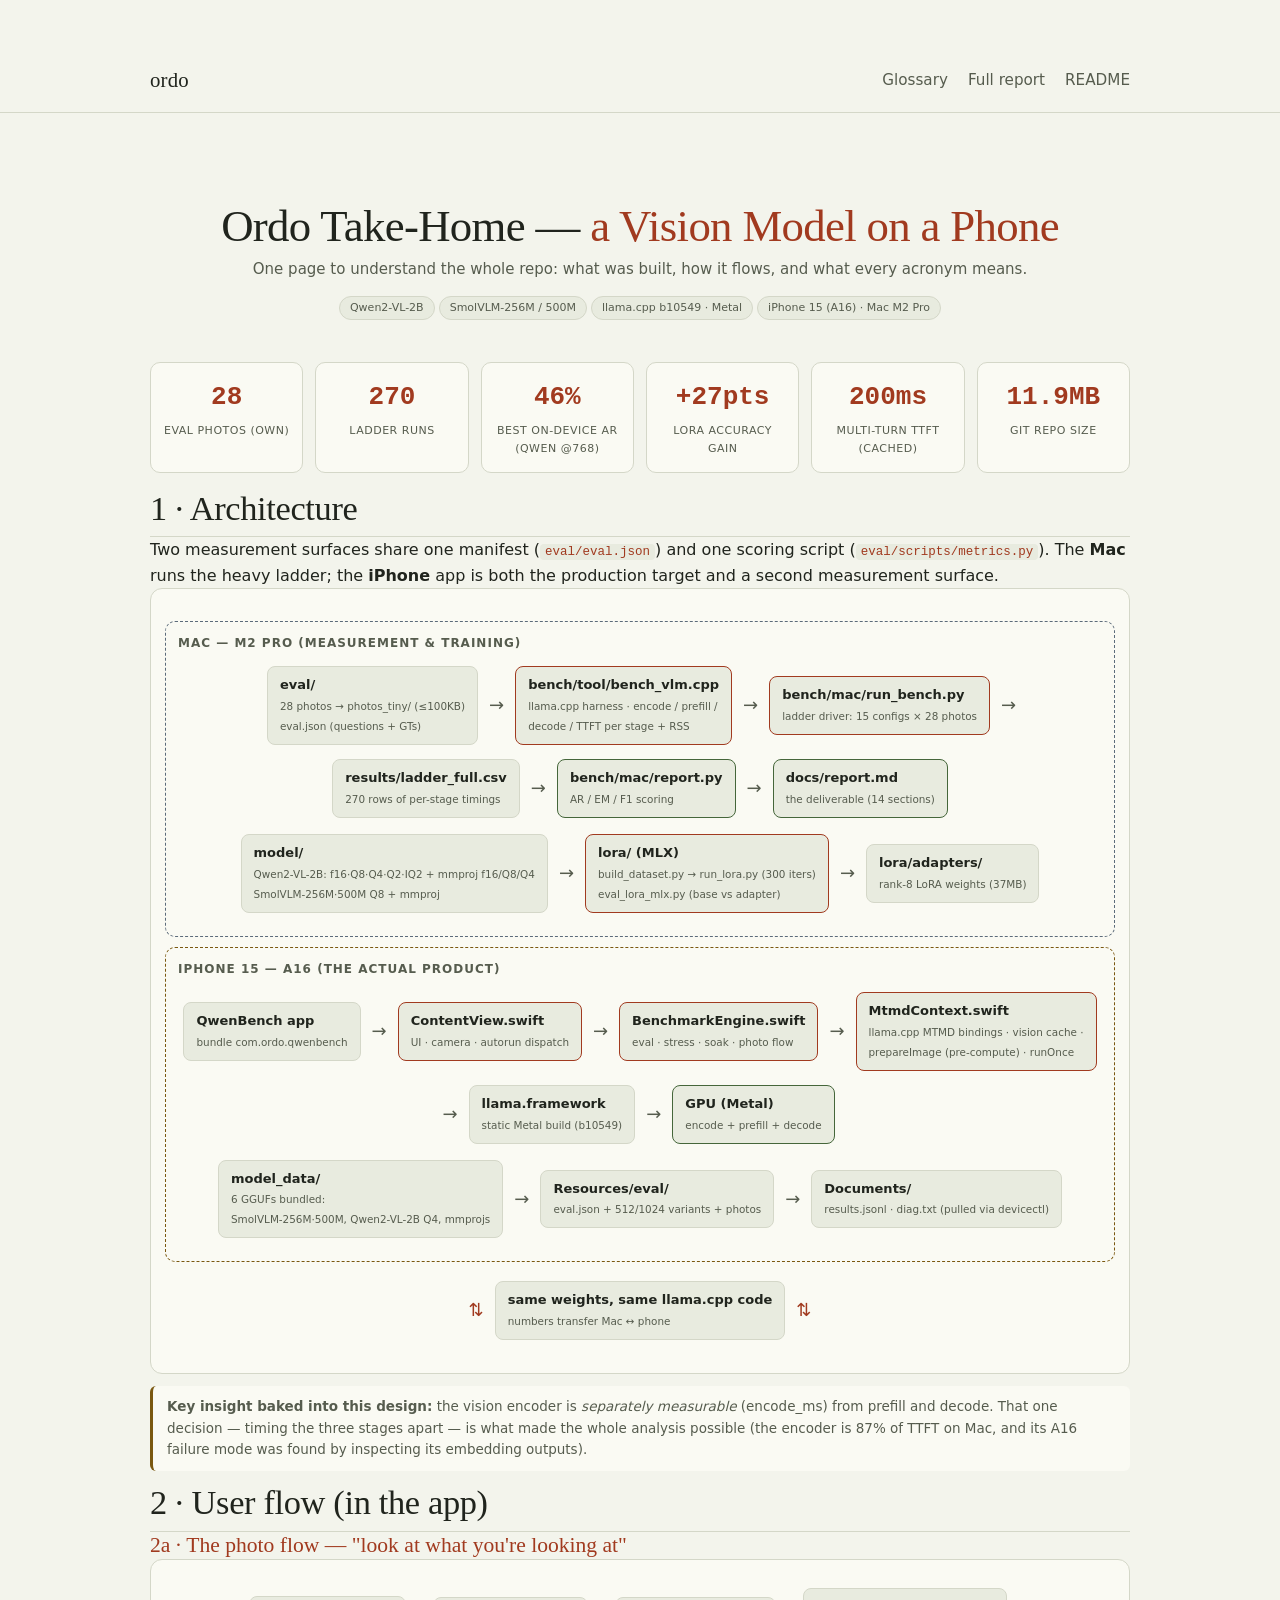
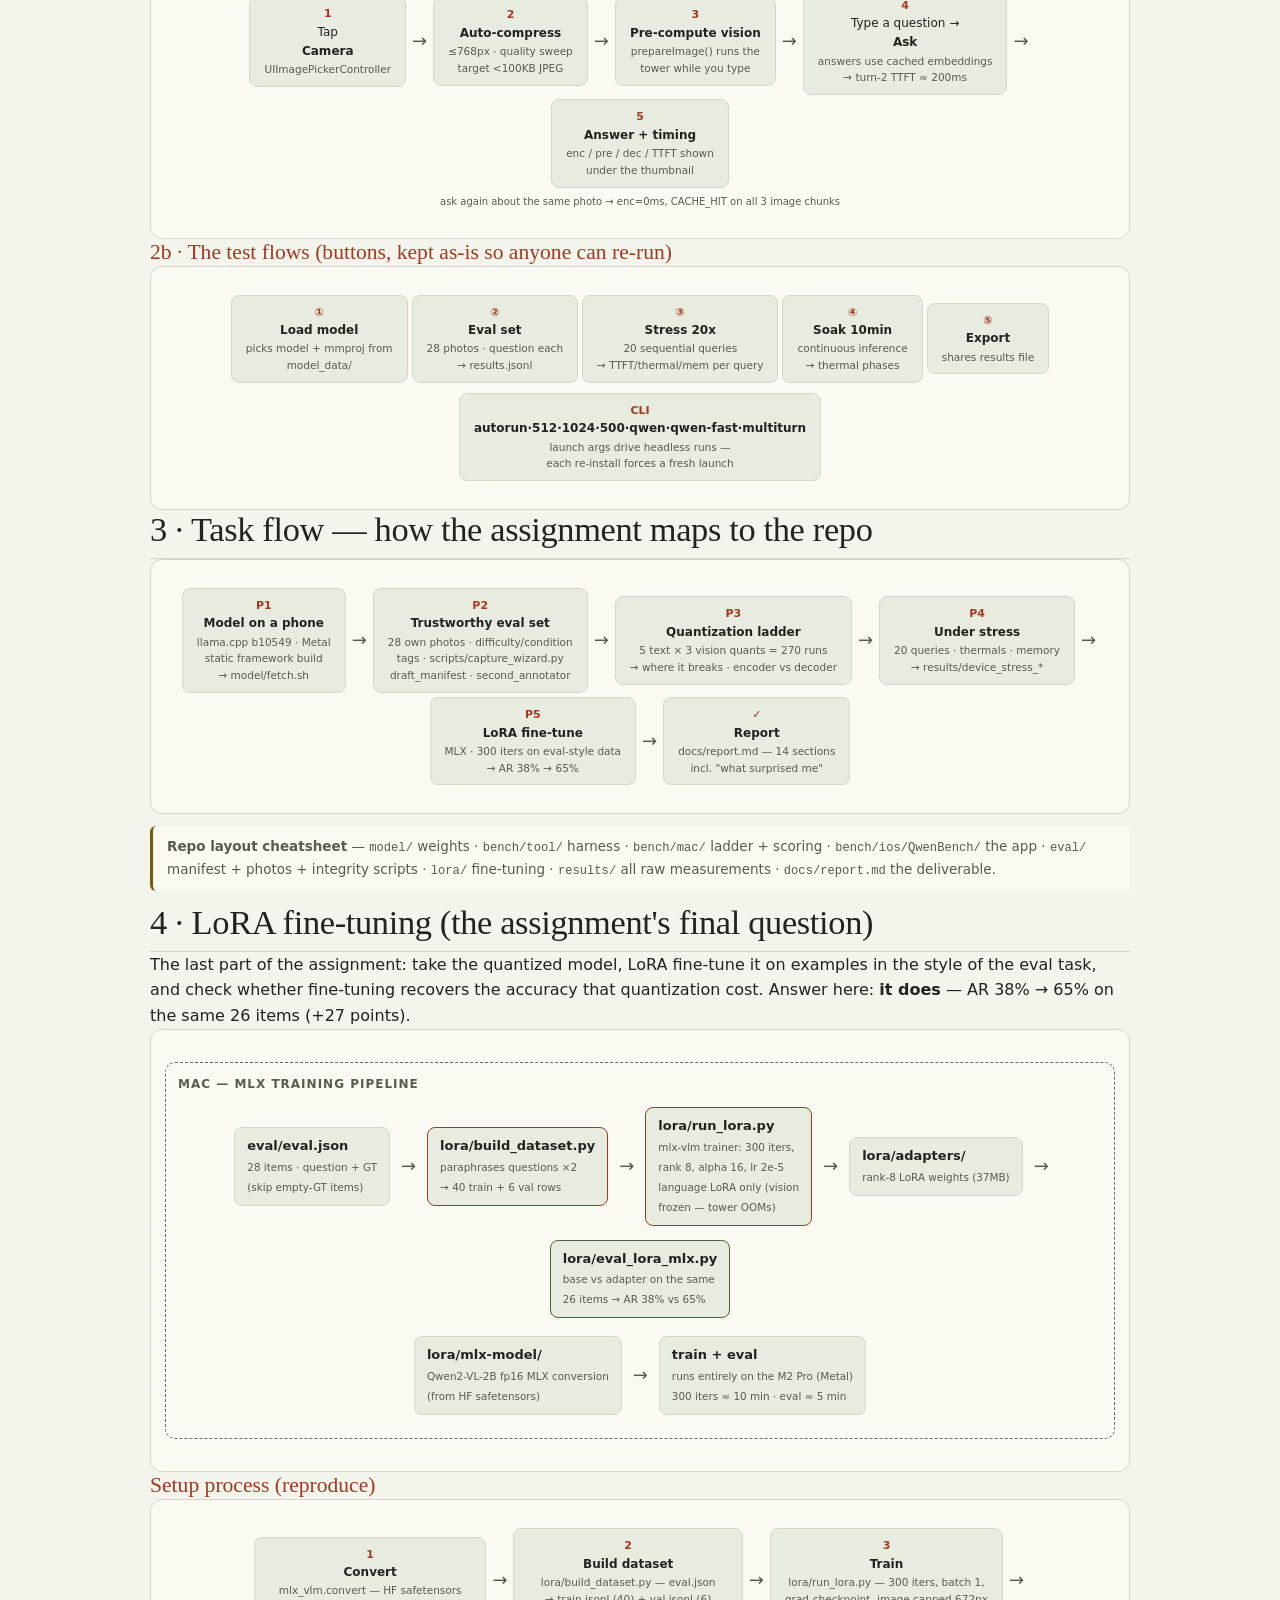
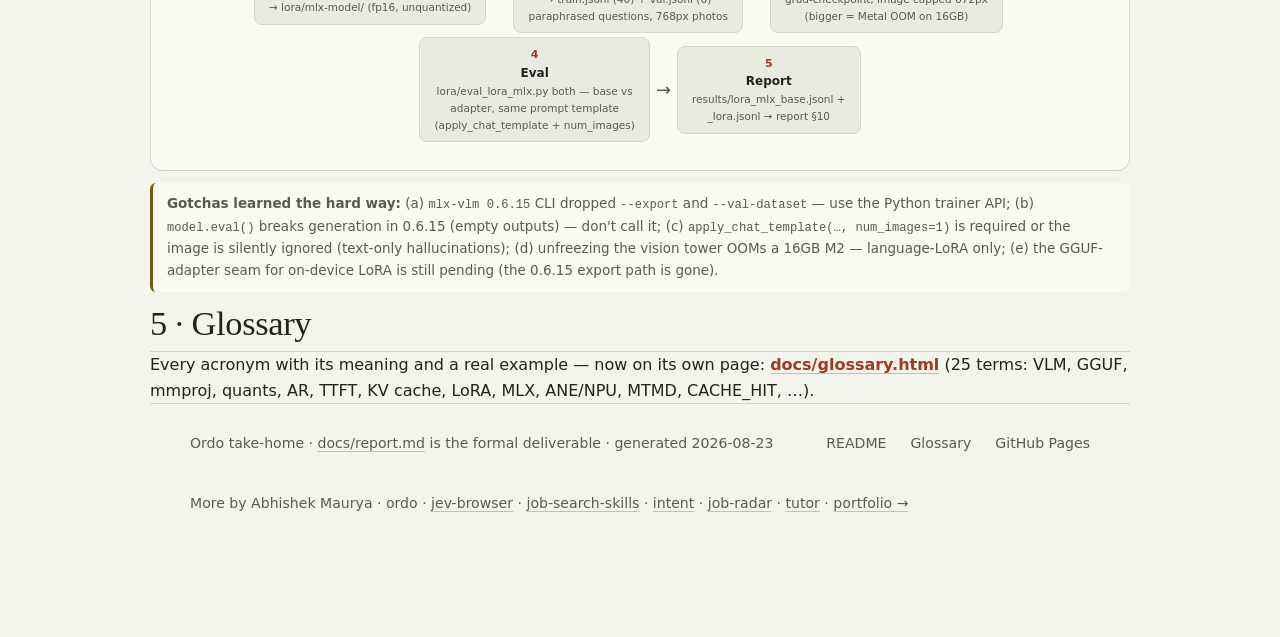
<file: docs/index.html>
<!DOCTYPE html>
<html lang="en">
<head>
<meta charset="utf-8">
<meta name="viewport" content="width=device-width, initial-scale=1">
<title>Ordo Take-Home — Repo Guide</title>
<style>
  /* Bridge ordo's local variable names onto the shared theme (theme.css).
     Diagram, KPI and glossary rules below are ordo's own. */
  :root {
    --bg: var(--paper);
    --panel2: var(--sunken);
    --line: var(--rule);
    --text: var(--ink);
    --dim: var(--ink-2);
    --accent2: var(--ok);
    --good: var(--ok);
  }
  * { box-sizing: border-box; margin: 0; padding: 0; }
  body { background: var(--bg); color: var(--text); font: 15px/1.6 var(--sans); padding: 0 0 80px; }
  header { text-align: center; margin-bottom: 40px; padding-top: 48px; }
  h1 { font-size: clamp(1.9rem, 4vw, 2.6rem); letter-spacing: -0.015em; }
  h1 span { color: var(--accent); }
  .sub { color: var(--dim); margin-top: 6px; font-size: 15px; }
  h2 { font-size: clamp(1.3rem, 2.6vw, 1.7rem); margin: 48px 0 16px; padding-bottom: 8px; border-bottom: 1px solid var(--line); }
  h3 { font-size: 1.1rem; margin: 20px 0 10px; color: var(--accent); }
  .cards { display: grid; grid-template-columns: repeat(auto-fit, minmax(300px, 1fr)); gap: 14px; margin: 14px 0; }
  .card { background: var(--panel); border: 1px solid var(--line); border-radius: 10px; padding: 16px; }
  .card h4 { font-size: 14px; color: var(--accent2); margin-bottom: 8px; letter-spacing: 0.3px; text-transform: uppercase; font-size: 12px; }
  .card ul { padding-left: 18px; color: var(--dim); }
  .card li { margin: 4px 0; }
  .card code, p code, li code, td code { font-family: var(--mono); font-size: 12.5px; background: var(--panel2); padding: 1px 5px; border-radius: 4px; color: var(--accent); }
  .note { background: var(--panel); border-left: 3px solid var(--warn); padding: 10px 14px; border-radius: 6px; color: var(--dim); margin: 12px 0; font-size: 13.5px; }
  .kpi { display: grid; grid-template-columns: repeat(auto-fit, minmax(150px, 1fr)); gap: 12px; margin: 16px 0; }
  .kpi .card { text-align: center; padding: 14px 10px; }
  .kpi .num { font-size: 26px; font-weight: 700; font-family: var(--mono); color: var(--accent); }
  .kpi .lbl { font-size: 11px; color: var(--dim); text-transform: uppercase; letter-spacing: 0.5px; margin-top: 4px; }

  /* ---- diagrams ---- */
  .diagram { background: var(--panel); border: 1px solid var(--line); border-radius: 12px; padding: 22px 14px; overflow-x: auto; }
  .diagram-inner { min-width: 860px; }
  .zone { border: 1.5px dashed var(--line); border-radius: 10px; padding: 12px; margin: 10px 0; }
  .zone.mac { border-color: #5c6b7a; }
  .zone.device { border-color: #7a5810; }
  .zone .ztitle { font-size: 12px; font-weight: 600; letter-spacing: 1px; text-transform: uppercase; color: var(--dim); margin-bottom: 8px; }
  .node { display: inline-block; background: var(--panel2); border: 1px solid var(--line); border-radius: 8px; padding: 8px 12px; font-size: 12.5px; margin: 5px; vertical-align: middle; }
  .node b { display: block; font-size: 13px; color: var(--text); }
  .node small { color: var(--dim); }
  .node.accent { border-color: var(--accent); }
  .node.good { border-color: var(--accent2); }
  .flowrow { display: flex; align-items: center; justify-content: center; flex-wrap: wrap; gap: 4px; margin: 6px 0; }
  .arrow { color: var(--dim); font-size: 18px; padding: 0 2px; }
  .arrowlbl { font-size: 10px; color: var(--dim); text-align: center; margin-top: -4px; }
  .step { display: inline-flex; flex-direction: column; align-items: center; background: var(--panel2); border: 1px solid var(--line); border-radius: 8px; padding: 8px 14px; min-width: 120px; font-size: 12px; }
  .step .n { font-size: 11px; color: var(--accent); font-weight: 700; }
  .step small { color: var(--dim); font-size: 10.5px; text-align: center; }

  /* ---- glossary ---- */
  table { width: 100%; border-collapse: collapse; background: var(--panel); border-radius: 10px; overflow: hidden; }
  th { text-align: left; font-size: 11.5px; text-transform: uppercase; letter-spacing: 0.6px; color: var(--dim); padding: 12px 14px; border-bottom: 1px solid var(--line); }
  td { padding: 10px 14px; border-bottom: 1px solid var(--line); font-size: 13.5px; vertical-align: top; }
  tr:last-child td { border-bottom: none; }
  td.term { font-family: var(--mono); color: var(--accent); white-space: nowrap; font-size: 13px; }
  td.ex { color: var(--dim); font-size: 12.5px; }
  td.ex code { background: transparent; padding: 0; color: var(--warn); }

  .pill { display: inline-block; background: var(--panel2); border: 1px solid var(--line); border-radius: 20px; padding: 2px 10px; font-size: 11px; color: var(--dim); margin: 2px; }
</style>
<link rel="stylesheet" href="theme.css">
</head>
<body>
<a class="skip" href="#main">Skip to content</a>
<header class="nav">
  <div class="wrap nav-in">
    <a class="wordmark" href="https://github.com/xpressabhi/ordo">ordo</a>
    <nav class="nav-links" aria-label="Links">
      <a href="glossary.html">Glossary</a>
      <a href="https://github.com/xpressabhi/ordo/blob/main/docs/report.md">Full report</a>
      <a href="https://github.com/xpressabhi/ordo">README</a>
    </nav>
  </div>
</header>

<main id="main">
<div class="wrap">
<header>
  <h1>Ordo Take-Home — <span>a Vision Model on a Phone</span></h1>
  <div class="sub">One page to understand the whole repo: what was built, how it flows, and what every acronym means.</div>
  <div style="margin-top:12px">
    <span class="pill">Qwen2-VL-2B</span><span class="pill">SmolVLM-256M / 500M</span><span class="pill">llama.cpp b10549 · Metal</span><span class="pill">iPhone 15 (A16) · Mac M2 Pro</span>
  </div>
</header>

<!-- ================= KPIs ================= -->
<div class="kpi">
  <div class="card"><div class="num">28</div><div class="lbl">eval photos (own)</div></div>
  <div class="card"><div class="num">270</div><div class="lbl">ladder runs</div></div>
  <div class="card"><div class="num">46%</div><div class="lbl">best on-device AR (Qwen @768)</div></div>
  <div class="card"><div class="num">+27pts</div><div class="lbl">LoRA accuracy gain</div></div>
  <div class="card"><div class="num">200ms</div><div class="lbl">multi-turn TTFT (cached)</div></div>
  <div class="card"><div class="num">11.9MB</div><div class="lbl">git repo size</div></div>
</div>

<!-- ================= ARCHITECTURE ================= -->
<h2>1 · Architecture</h2>
<p>Two measurement surfaces share one manifest (<code>eval/eval.json</code>) and one scoring script (<code>eval/scripts/metrics.py</code>). The <b>Mac</b> runs the heavy ladder; the <b>iPhone</b> app is both the production target and a second measurement surface.</p>

<div class="diagram">
<div class="diagram-inner">

  <div class="zone mac">
    <div class="ztitle">Mac — M2 Pro (measurement &amp; training)</div>
    <div class="flowrow">
      <div class="node"><b>eval/</b><small>28 photos → photos_tiny/ (≤100KB)<br>eval.json (questions + GTs)</small></div>
      <span class="arrow">→</span>
      <div class="node accent"><b>bench/tool/bench_vlm.cpp</b><small>llama.cpp harness · encode / prefill /<br>decode / TTFT per stage + RSS</small></div>
      <span class="arrow">→</span>
      <div class="node accent"><b>bench/mac/run_bench.py</b><small>ladder driver: 15 configs × 28 photos</small></div>
      <span class="arrow">→</span>
      <div class="node"><b>results/ladder_full.csv</b><small>270 rows of per-stage timings</small></div>
      <span class="arrow">→</span>
      <div class="node good"><b>bench/mac/report.py</b><small>AR / EM / F1 scoring</small></div>
      <span class="arrow">→</span>
      <div class="node good"><b>docs/report.md</b><small>the deliverable (14 sections)</small></div>
    </div>
    <div class="flowrow">
      <div class="node"><b>model/</b><small>Qwen2-VL-2B: f16·Q8·Q4·Q2·IQ2 + mmproj f16/Q8/Q4<br>SmolVLM-256M·500M Q8 + mmproj</small></div>
      <span class="arrow">→</span>
      <div class="node accent"><b>lora/ (MLX)</b><small>build_dataset.py → run_lora.py (300 iters)<br>eval_lora_mlx.py (base vs adapter)</small></div>
      <span class="arrow">→</span>
      <div class="node"><b>lora/adapters/</b><small>rank-8 LoRA weights (37MB)</small></div>
    </div>
  </div>

  <div class="zone device">
    <div class="ztitle">iPhone 15 — A16 (the actual product)</div>
    <div class="flowrow">
      <div class="node"><b>QwenBench app</b><small>bundle com.ordo.qwenbench</small></div>
      <span class="arrow">→</span>
      <div class="node accent"><b>ContentView.swift</b><small>UI · camera · autorun dispatch</small></div>
      <span class="arrow">→</span>
      <div class="node accent"><b>BenchmarkEngine.swift</b><small>eval · stress · soak · photo flow</small></div>
      <span class="arrow">→</span>
      <div class="node accent"><b>MtmdContext.swift</b><small>llama.cpp MTMD bindings · vision cache ·<br>prepareImage (pre-compute) · runOnce</small></div>
      <span class="arrow">→</span>
      <div class="node"><b>llama.framework</b><small>static Metal build (b10549)</small></div>
      <span class="arrow">→</span>
      <div class="node good"><b>GPU (Metal)</b><small>encode + prefill + decode</small></div>
    </div>
    <div class="flowrow">
      <div class="node"><b>model_data/</b><small>6 GGUFs bundled:<br>SmolVLM-256M·500M, Qwen2-VL-2B Q4, mmprojs</small></div>
      <span class="arrow">→</span>
      <div class="node"><b>Resources/eval/</b><small>eval.json + 512/1024 variants + photos</small></div>
      <span class="arrow">→</span>
      <div class="node"><b>Documents/</b><small>results.jsonl · diag.txt (pulled via devicectl)</small></div>
    </div>
  </div>

  <div class="flowrow" style="margin-top:14px">
    <span class="arrow" style="color:var(--accent)">⇅</span>
    <div class="node"><b>same weights, same llama.cpp code</b><small>numbers transfer Mac ↔ phone</small></div>
    <span class="arrow" style="color:var(--accent)">⇅</span>
  </div>

</div>
</div>

<div class="note"><b>Key insight baked into this design:</b> the vision encoder is <i>separately measurable</i> (encode_ms) from prefill and decode. That one decision — timing the three stages apart — is what made the whole analysis possible (the encoder is 87% of TTFT on Mac, and its A16 failure mode was found by inspecting its embedding outputs).</div>

<!-- ================= USER FLOW ================= -->
<h2>2 · User flow (in the app)</h2>
<h3>2a · The photo flow — "look at what you're looking at"</h3>
<div class="diagram">
<div class="diagram-inner">
  <div class="flowrow">
    <div class="step"><span class="n">1</span>Tap <b>Camera</b><small>UIImagePickerController</small></div>
    <span class="arrow">→</span>
    <div class="step"><span class="n">2</span><b>Auto-compress</b><small>≤768px · quality sweep<br>target &lt;100KB JPEG</small></div>
    <span class="arrow">→</span>
    <div class="step"><span class="n">3</span><b>Pre-compute vision</b><small>prepareImage() runs the<br>tower while you type</small></div>
    <span class="arrow">→</span>
    <div class="step"><span class="n">4</span>Type a question → <b>Ask</b><small>answers use cached embeddings<br>→ turn-2 TTFT ≈ 200ms</small></div>
    <span class="arrow">→</span>
    <div class="step"><span class="n">5</span><b>Answer + timing</b><small>enc / pre / dec / TTFT shown<br>under the thumbnail</small></div>
  </div>
  <div class="flowrow" style="margin-top:10px"><div class="arrowlbl">ask again about the same photo → enc=0ms, CACHE_HIT on all 3 image chunks</div></div>
</div>
</div>

<h3>2b · The test flows (buttons, kept as-is so anyone can re-run)</h3>
<div class="diagram">
<div class="diagram-inner">
  <div class="flowrow">
    <div class="step"><span class="n">①</span><b>Load model</b><small>picks model + mmproj from<br>model_data/</small></div>
    <div class="step"><span class="n">②</span><b>Eval set</b><small>28 photos · question each<br>→ results.jsonl</small></div>
    <div class="step"><span class="n">③</span><b>Stress 20x</b><small>20 sequential queries<br>→ TTFT/thermal/mem per query</small></div>
    <div class="step"><span class="n">④</span><b>Soak 10min</b><small>continuous inference<br>→ thermal phases</small></div>
    <div class="step"><span class="n">⑤</span><b>Export</b><small>shares results file</small></div>
  </div>
  <div class="flowrow" style="margin-top:10px">
    <div class="step"><span class="n">CLI</span><b>autorun·512·1024·500·qwen·qwen-fast·multiturn</b><small>launch args drive headless runs —<br>each re-install forces a fresh launch</small></div>
  </div>
</div>
</div>

<!-- ================= TASK FLOW ================= -->
<h2>3 · Task flow — how the assignment maps to the repo</h2>
<div class="diagram">
<div class="diagram-inner">
  <div class="flowrow">
    <div class="step"><span class="n">P1</span><b>Model on a phone</b><small>llama.cpp b10549 · Metal<br>static framework build<br>→ model/fetch.sh</small></div>
    <span class="arrow">→</span>
    <div class="step"><span class="n">P2</span><b>Trustworthy eval set</b><small>28 own photos · difficulty/condition<br>tags · scripts/capture_wizard.py<br>draft_manifest · second_annotator</small></div>
    <span class="arrow">→</span>
    <div class="step"><span class="n">P3</span><b>Quantization ladder</b><small>5 text × 3 vision quants = 270 runs<br>→ where it breaks · encoder vs decoder</small></div>
    <span class="arrow">→</span>
    <div class="step"><span class="n">P4</span><b>Under stress</b><small>20 queries · thermals · memory<br>→ results/device_stress_*</small></div>
    <span class="arrow">→</span>
    <div class="step"><span class="n">P5</span><b>LoRA fine-tune</b><small>MLX · 300 iters on eval-style data<br>→ AR 38% → 65%</small></div>
    <span class="arrow">→</span>
    <div class="step"><span class="n">✓</span><b>Report</b><small>docs/report.md — 14 sections<br>incl. "what surprised me"</small></div>
  </div>
</div>
</div>

<div class="note"><b>Repo layout cheatsheet</b> — <code>model/</code> weights · <code>bench/tool/</code> harness · <code>bench/mac/</code> ladder + scoring · <code>bench/ios/QwenBench/</code> the app · <code>eval/</code> manifest + photos + integrity scripts · <code>lora/</code> fine-tuning · <code>results/</code> all raw measurements · <code>docs/report.md</code> the deliverable.</div>

<!-- ================= GLOSSARY ================= -->
<h2>4 · LoRA fine-tuning (the assignment's final question)</h2>
<p>The last part of the assignment: take the quantized model, LoRA fine-tune it
on examples in the style of the eval task, and check whether fine-tuning
recovers the accuracy that quantization cost. Answer here: <b>it does</b> — AR
38% → 65% on the same 26 items (+27 points).</p>

<div class="diagram">
<div class="diagram-inner">
  <div class="zone mac">
    <div class="ztitle">Mac — MLX training pipeline</div>
    <div class="flowrow">
      <div class="node"><b>eval/eval.json</b><small>28 items · question + GT<br>(skip empty-GT items)</small></div>
      <span class="arrow">→</span>
      <div class="node accent"><b>lora/build_dataset.py</b><small>paraphrases questions ×2<br>→ 40 train + 6 val rows</small></div>
      <span class="arrow">→</span>
      <div class="node accent"><b>lora/run_lora.py</b><small>mlx-vlm trainer: 300 iters,<br>rank 8, alpha 16, lr 2e-5<br>language LoRA only (vision<br>frozen — tower OOMs)</small></div>
      <span class="arrow">→</span>
      <div class="node"><b>lora/adapters/</b><small>rank-8 LoRA weights (37MB)</small></div>
      <span class="arrow">→</span>
      <div class="node good"><b>lora/eval_lora_mlx.py</b><small>base vs adapter on the same<br>26 items → AR 38% vs 65%</small></div>
    </div>
    <div class="flowrow" style="margin-top:8px">
      <div class="node"><b>lora/mlx-model/</b><small>Qwen2-VL-2B fp16 MLX conversion<br>(from HF safetensors)</small></div>
      <span class="arrow">→</span>
      <div class="node"><b>train + eval</b><small>runs entirely on the M2 Pro (Metal)<br>300 iters ≈ 10 min · eval ≈ 5 min</small></div>
    </div>
  </div>
</div>
</div>

<h3>Setup process (reproduce)</h3>
<div class="diagram">
<div class="diagram-inner">
  <div class="flowrow">
    <div class="step"><span class="n">1</span><b>Convert</b><small>mlx_vlm.convert — HF safetensors<br>→ lora/mlx-model/ (fp16, unquantized)</small></div>
    <span class="arrow">→</span>
    <div class="step"><span class="n">2</span><b>Build dataset</b><small>lora/build_dataset.py — eval.json<br>→ train.jsonl (40) + val.jsonl (6)<br>paraphrased questions, 768px photos</small></div>
    <span class="arrow">→</span>
    <div class="step"><span class="n">3</span><b>Train</b><small>lora/run_lora.py — 300 iters, batch 1,<br>grad-checkpoint, image capped 672px<br>(bigger = Metal OOM on 16GB)</small></div>
    <span class="arrow">→</span>
    <div class="step"><span class="n">4</span><b>Eval</b><small>lora/eval_lora_mlx.py both — base vs<br>adapter, same prompt template<br>(apply_chat_template + num_images)</small></div>
    <span class="arrow">→</span>
    <div class="step"><span class="n">5</span><b>Report</b><small>results/lora_mlx_base.jsonl +<br>_lora.jsonl → report §10</small></div>
  </div>
</div>
</div>

<div class="note"><b>Gotchas learned the hard way:</b> (a) <code>mlx-vlm 0.6.15</code> CLI dropped <code>--export</code> and <code>--val-dataset</code> — use the Python trainer API; (b) <code>model.eval()</code> breaks generation in 0.6.15 (empty outputs) — don't call it; (c) <code>apply_chat_template(…, num_images=1)</code> is required or the image is silently ignored (text-only hallucinations); (d) unfreezing the vision tower OOMs a 16GB M2 — language-LoRA only; (e) the GGUF-adapter seam for on-device LoRA is still pending (the 0.6.15 export path is gone).</div>

<h2>5 · Glossary</h2>
<p>Every acronym with its meaning and a real example — now on its own page:
<a href="glossary.html" style="color:var(--accent)"><b>docs/glossary.html</b></a> (25 terms:
VLM, GGUF, mmproj, quants, AR, TTFT, KV cache, LoRA, MLX, ANE/NPU, MTMD, CACHE_HIT, …).</p>

<footer class="footer">
  <div class="wrap footer-in">
    <p>Ordo take-home · <a href="https://github.com/xpressabhi/ordo/blob/main/docs/report.md">docs/report.md</a> is the formal deliverable · generated 2026-08-23</p>
    <nav class="footer-links" aria-label="Links">
      <a href="https://github.com/xpressabhi/ordo">README</a>
      <a href="glossary.html">Glossary</a>
      <a href="https://xpressabhi.github.io/ordo/">GitHub Pages</a>
    </nav>
    <p class="projects-bar">More by Abhishek Maurya · <span aria-current="page">ordo</span> · <a href="https://xpressabhi.github.io/jev-browser/">jev-browser</a> · <a href="https://xpressabhi.github.io/job-search-skills/">job-search-skills</a> · <a href="https://xpressabhi.github.io/intent/">intent</a> · <a href="https://xpressabhi.github.io/job-radar/">job-radar</a> · <a href="https://xpressabhi.github.io/tutor/">tutor</a> · <a href="https://xpressabhi.github.io/#projects">portfolio →</a></p>
  </div>
</footer>

</div>
</body>
</html>
</file>
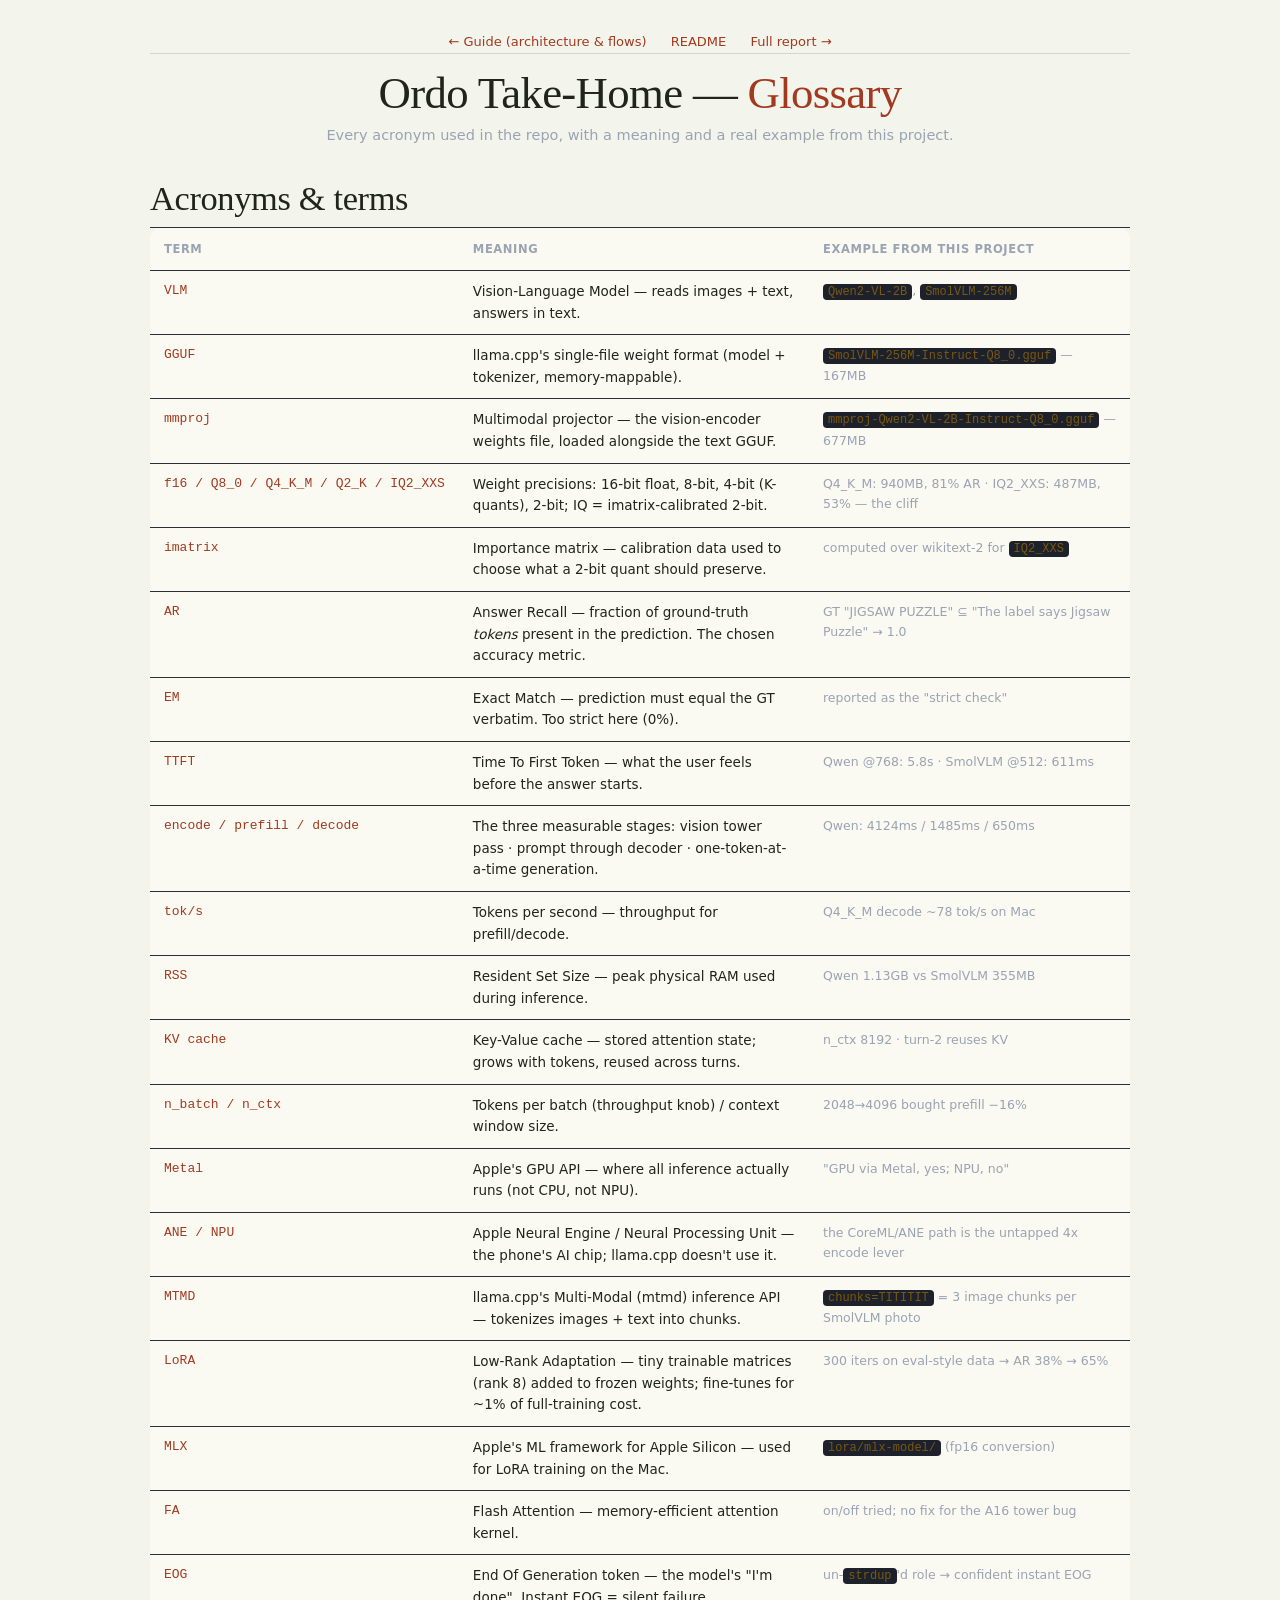
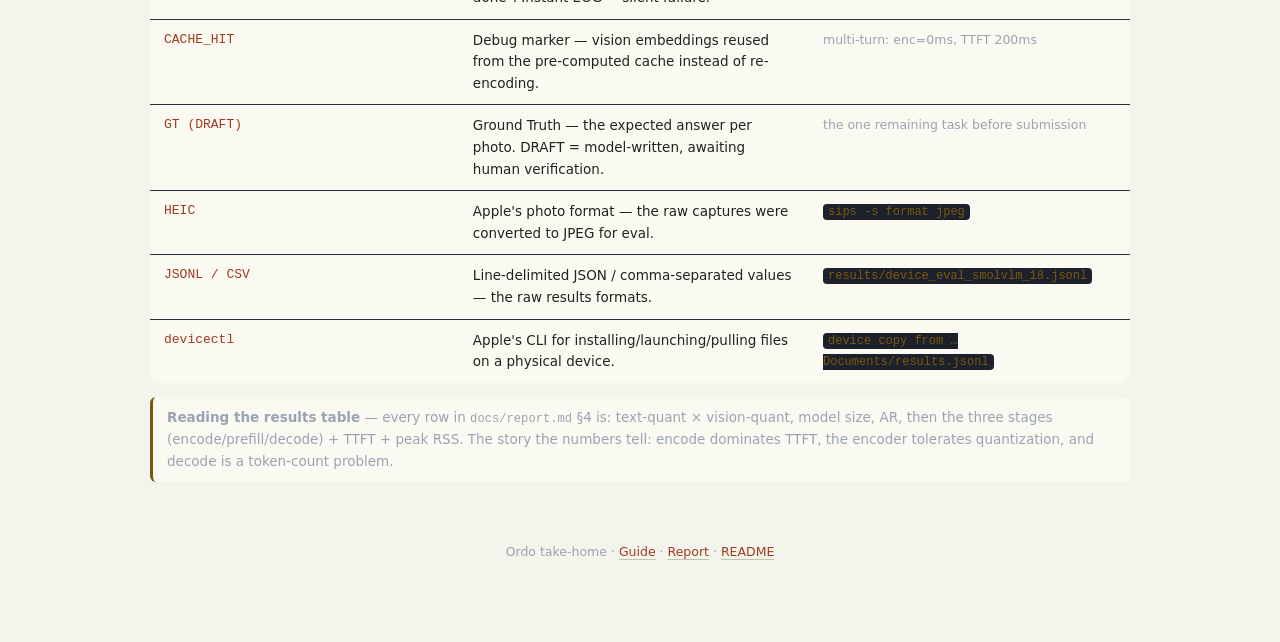
<file: docs/glossary.html>
<!DOCTYPE html>
<html lang="en">
<head>
<meta charset="utf-8">
<meta name="viewport" content="width=device-width, initial-scale=1">
<title>Ordo Take-Home — Glossary</title>
<style>
  :root {
    --bg: #0f1115; --panel: #171a21; --panel2: #1d212b; --line: #2a2f3a;
    --text: #e8eaf0; --dim: #9aa3b2; --accent: #4da3ff; --accent2: #7ee2a8;
    --warn: #ffc866;
    --mono: ui-monospace, "SF Mono", Menlo, Consolas, monospace;
  }
  * { box-sizing: border-box; margin: 0; padding: 0; }
  body { background: var(--bg); color: var(--text); font: 15px/1.6 -apple-system, "Segoe UI", Roboto, sans-serif; padding: 32px 20px 80px; }
  .wrap { max-width: 1080px; margin: 0 auto; }
  header { text-align: center; margin-bottom: 32px; }
  h1 { font-size: 28px; letter-spacing: -0.5px; }
  h1 span { color: var(--accent); }
  .sub { color: var(--dim); margin-top: 6px; font-size: 14.5px; }
  .nav { margin-bottom: 14px; font-size: 13px; }
  .nav a { color: var(--accent); text-decoration: none; margin: 0 10px; }
  h2 { font-size: 20px; margin: 40px 0 14px; padding-bottom: 8px; border-bottom: 1px solid var(--line); }
  table { width: 100%; border-collapse: collapse; background: var(--panel); border-radius: 10px; overflow: hidden; }
  th { text-align: left; font-size: 11.5px; text-transform: uppercase; letter-spacing: 0.6px; color: var(--dim); padding: 12px 14px; border-bottom: 1px solid var(--line); }
  td { padding: 10px 14px; border-bottom: 1px solid var(--line); font-size: 13.5px; vertical-align: top; }
  tr:last-child td { border-bottom: none; }
  td.term { font-family: var(--mono); color: var(--accent); white-space: nowrap; font-size: 13px; }
  td.ex { color: var(--dim); font-size: 12.5px; }
  td.ex code { font-family: var(--mono); font-size: 12px; background: var(--panel2); padding: 1px 5px; border-radius: 4px; color: var(--warn); }
  td code { font-family: var(--mono); font-size: 12px; background: var(--panel2); padding: 1px 5px; border-radius: 4px; color: var(--accent); }
  .note { background: var(--panel); border-left: 3px solid var(--warn); padding: 10px 14px; border-radius: 6px; color: var(--dim); margin: 14px 0; font-size: 13.5px; }
  footer { margin-top: 60px; text-align: center; color: var(--dim); font-size: 12.5px; }
  footer a { color: var(--accent); }
</style>
<link rel="stylesheet" href="theme.css">
</head>
<body>
<a class="skip" href="#main">Skip to content</a>
<main id="main">
<div class="wrap">

<header>
  <div class="nav">
    <a href="index.html">← Guide (architecture &amp; flows)</a>
    <a href="https://github.com/xpressabhi/ordo">README</a>
    <a href="https://github.com/xpressabhi/ordo/blob/main/docs/report.md">Full report →</a>
  </div>
  <h1>Ordo Take-Home — <span>Glossary</span></h1>
  <div class="sub">Every acronym used in the repo, with a meaning and a real example from this project.</div>
</header>

<h2>Acronyms &amp; terms</h2>
<table>
  <tr><th>Term</th><th>Meaning</th><th>Example from this project</th></tr>
  <tr><td class="term">VLM</td><td>Vision-Language Model — reads images + text, answers in text.</td><td class="ex"><code>Qwen2-VL-2B</code>, <code>SmolVLM-256M</code></td></tr>
  <tr><td class="term">GGUF</td><td>llama.cpp's single-file weight format (model + tokenizer, memory-mappable).</td><td class="ex"><code>SmolVLM-256M-Instruct-Q8_0.gguf</code> — 167MB</td></tr>
  <tr><td class="term">mmproj</td><td>Multimodal projector — the vision-encoder weights file, loaded alongside the text GGUF.</td><td class="ex"><code>mmproj-Qwen2-VL-2B-Instruct-Q8_0.gguf</code> — 677MB</td></tr>
  <tr><td class="term">f16 / Q8_0 / Q4_K_M / Q2_K / IQ2_XXS</td><td>Weight precisions: 16-bit float, 8-bit, 4-bit (K-quants), 2-bit; IQ = imatrix-calibrated 2-bit.</td><td class="ex">Q4_K_M: 940MB, 81% AR · IQ2_XXS: 487MB, 53% — the cliff</td></tr>
  <tr><td class="term">imatrix</td><td>Importance matrix — calibration data used to choose what a 2-bit quant should preserve.</td><td class="ex">computed over wikitext-2 for <code>IQ2_XXS</code></td></tr>
  <tr><td class="term">AR</td><td>Answer Recall — fraction of ground-truth <i>tokens</i> present in the prediction. The chosen accuracy metric.</td><td class="ex">GT "JIGSAW PUZZLE" ⊆ "The label says Jigsaw Puzzle" → 1.0</td></tr>
  <tr><td class="term">EM</td><td>Exact Match — prediction must equal the GT verbatim. Too strict here (0%).</td><td class="ex">reported as the "strict check"</td></tr>
  <tr><td class="term">TTFT</td><td>Time To First Token — what the user feels before the answer starts.</td><td class="ex">Qwen @768: 5.8s · SmolVLM @512: 611ms</td></tr>
  <tr><td class="term">encode / prefill / decode</td><td>The three measurable stages: vision tower pass · prompt through decoder · one-token-at-a-time generation.</td><td class="ex">Qwen: 4124ms / 1485ms / 650ms</td></tr>
  <tr><td class="term">tok/s</td><td>Tokens per second — throughput for prefill/decode.</td><td class="ex">Q4_K_M decode ~78 tok/s on Mac</td></tr>
  <tr><td class="term">RSS</td><td>Resident Set Size — peak physical RAM used during inference.</td><td class="ex">Qwen 1.13GB vs SmolVLM 355MB</td></tr>
  <tr><td class="term">KV cache</td><td>Key-Value cache — stored attention state; grows with tokens, reused across turns.</td><td class="ex">n_ctx 8192 · turn-2 reuses KV</td></tr>
  <tr><td class="term">n_batch / n_ctx</td><td>Tokens per batch (throughput knob) / context window size.</td><td class="ex">2048→4096 bought prefill −16%</td></tr>
  <tr><td class="term">Metal</td><td>Apple's GPU API — where all inference actually runs (not CPU, not NPU).</td><td class="ex">"GPU via Metal, yes; NPU, no"</td></tr>
  <tr><td class="term">ANE / NPU</td><td>Apple Neural Engine / Neural Processing Unit — the phone's AI chip; llama.cpp doesn't use it.</td><td class="ex">the CoreML/ANE path is the untapped 4x encode lever</td></tr>
  <tr><td class="term">MTMD</td><td>llama.cpp's Multi-Modal (mtmd) inference API — tokenizes images + text into chunks.</td><td class="ex"><code>chunks=TITITIT</code> = 3 image chunks per SmolVLM photo</td></tr>
  <tr><td class="term">LoRA</td><td>Low-Rank Adaptation — tiny trainable matrices (rank 8) added to frozen weights; fine-tunes for ~1% of full-training cost.</td><td class="ex">300 iters on eval-style data → AR 38% → 65%</td></tr>
  <tr><td class="term">MLX</td><td>Apple's ML framework for Apple Silicon — used for LoRA training on the Mac.</td><td class="ex"><code>lora/mlx-model/</code> (fp16 conversion)</td></tr>
  <tr><td class="term">FA</td><td>Flash Attention — memory-efficient attention kernel.</td><td class="ex">on/off tried; no fix for the A16 tower bug</td></tr>
  <tr><td class="term">EOG</td><td>End Of Generation token — the model's "I'm done". Instant EOG = silent failure.</td><td class="ex">un-<code>strdup</code>'d role → confident instant EOG</td></tr>
  <tr><td class="term">CACHE_HIT</td><td>Debug marker — vision embeddings reused from the pre-computed cache instead of re-encoding.</td><td class="ex">multi-turn: enc=0ms, TTFT 200ms</td></tr>
  <tr><td class="term">GT (DRAFT)</td><td>Ground Truth — the expected answer per photo. DRAFT = model-written, awaiting human verification.</td><td class="ex">the one remaining task before submission</td></tr>
  <tr><td class="term">HEIC</td><td>Apple's photo format — the raw captures were converted to JPEG for eval.</td><td class="ex"><code>sips -s format jpeg</code></td></tr>
  <tr><td class="term">JSONL / CSV</td><td>Line-delimited JSON / comma-separated values — the raw results formats.</td><td class="ex"><code>results/device_eval_smolvlm_18.jsonl</code></td></tr>
  <tr><td class="term">devicectl</td><td>Apple's CLI for installing/launching/pulling files on a physical device.</td><td class="ex"><code>device copy from … Documents/results.jsonl</code></td></tr>
</table>

<div class="note"><b>Reading the results table</b> — every row in <code>docs/report.md</code> §4 is: text-quant × vision-quant, model size, AR, then the three stages (encode/prefill/decode) + TTFT + peak RSS. The story the numbers tell: encode dominates TTFT, the encoder tolerates quantization, and decode is a token-count problem.</div>

<footer>
  Ordo take-home · <a href="index.html">Guide</a> · <a href="https://github.com/xpressabhi/ordo/blob/main/docs/report.md">Report</a> · <a href="https://github.com/xpressabhi/ordo">README</a>
</footer>
</main>

</div>
</body>
</html>
</file>
<file: docs/theme.css>
/*
 * Shared visual system for every xpressabhi GitHub Pages site.
 *
 * Canonical source lives in the portfolio hub (theme/theme.css) and is copied
 * into each sibling repo by `node scripts/sync-theme.mjs`. Light mode only:
 * there is no dark theme anywhere in the family, by decision.
 *
 * Site-specific components (job-radar's filters and job rows, ordo's diagrams
 * and KPI grid, tutor's session logs) stay in each site's own <style>. This
 * file carries only what is genuinely shared: tokens, type, and the page
 * skeleton (nav, section rhythm, footer).
 */

:root {
  /* colour — roles, not decoration */
  --paper: #f3f4ec;        /* page */
  --panel: #fafaf3;        /* inset surface: cards, trees, code blocks */
  --sunken: #e8ebdf;       /* one step below panel: chips, nodes, pills */
  --ink: #20241d;          /* primary text */
  --ink-2: #565c4e;        /* secondary text */
  --ink-3: #666c5e;        /* meta, captions, labels */
  --rule: #d4d7c8;         /* hairlines */
  --rule-strong: #bfc3af;  /* emphasis rules, resting link underline */
  --accent: #a13a1f;       /* brand: links, current state, marks */
  --accent-bright: #e08a6e;/* accent for use on dark ink surfaces */
  --ok: #45663a;           /* semantic — pass, live, success */
  --warn: #7a5810;         /* semantic — caution */
  --bad: #9c2b1f;          /* semantic — fail, removed, danger */

  /* type */
  --serif: "Iowan Old Style", "Palatino Linotype", Palatino, "Book Antiqua", Georgia, "Times New Roman", serif;
  --sans: system-ui, -apple-system, "Segoe UI", Roboto, "Helvetica Neue", Arial, sans-serif;
  --mono: ui-monospace, "SF Mono", SFMono-Regular, Menlo, Consolas, "Liberation Mono", monospace;

  --wrap: 1060px;
  color-scheme: light;
}

*, *::before, *::after { box-sizing: border-box; }

body {
  margin: 0;
  background: var(--paper);
  color: var(--ink);
  font: 1rem/1.6 var(--sans);
  -webkit-text-size-adjust: 100%;
}

.wrap { max-width: var(--wrap); margin: 0 auto; padding-inline: clamp(1.25rem, 4vw, 2.5rem); }

/* type ------------------------------------------------------------------ */

h1, h2, h3 { font-family: var(--serif); font-weight: 400; margin: 0; text-wrap: balance; }
h1 { font-size: clamp(2.1rem, 4.4vw, 2.8rem); line-height: 1.12; letter-spacing: -0.015em; }
h2 { font-size: clamp(1.6rem, 3.4vw, 2.15rem); line-height: 1.15; letter-spacing: -0.01em; }
h3 { font-size: clamp(1.15rem, 2vw, 1.35rem); line-height: 1.25; }
p { margin: 0; }
code { font-family: var(--mono); font-size: 0.9em; }

a { color: inherit; text-decoration: underline; text-decoration-color: var(--rule-strong); text-underline-offset: 0.2em; }
a:hover { color: var(--accent); text-decoration-color: var(--accent); }

:focus-visible { outline: 2px solid var(--accent); outline-offset: 2px; }
::selection { background: rgba(161, 58, 31, 0.16); }

.mono { font-family: var(--mono); }
.sr-only { position: absolute; width: 1px; height: 1px; padding: 0; margin: -1px; overflow: hidden; clip: rect(0 0 0 0); white-space: nowrap; border: 0; }

/* skip link ------------------------------------------------------------- */

.skip { position: absolute; left: -9999px; top: 0; background: var(--ink); color: var(--paper);
  padding: 0.6rem 1rem; z-index: 10; }
.skip:focus { left: 0; }

/* nav ------------------------------------------------------------------- */

.nav { border-bottom: 1px solid var(--rule); }
.nav-in { display: flex; align-items: center; justify-content: space-between; height: 64px; gap: 1rem; }
.wordmark { font-family: var(--serif); font-size: 1.3rem; letter-spacing: 0.01em; text-decoration: none; }
.wordmark:hover { color: var(--ink); text-decoration: none; }
.nav-links { display: flex; align-items: center; gap: 1.25rem; }
.nav-links a { text-decoration: none; color: var(--ink-2); font-size: 0.95rem; }
.nav-links a:hover { color: var(--accent); text-decoration: underline; text-decoration-color: var(--accent); }

/* section rhythm -------------------------------------------------------- */

.section { border-top: 1px solid var(--rule); padding-block: clamp(3rem, 7vh, 4.5rem); }
.section-lede { margin-top: 0.9rem; font-size: 1.02rem; color: var(--ink-2); max-width: 62ch; }

/* footer ----------------------------------------------------------------- */

.footer { border-top: 1px solid var(--rule); padding-block: 1.75rem 2.5rem; }
.footer-in { display: flex; justify-content: space-between; align-items: baseline; gap: 1.5rem; flex-wrap: wrap; }
.footer p { font-size: 0.88rem; color: var(--ink-2); }
.footer-links { display: flex; gap: 1.5rem; flex-wrap: wrap; }
.footer-links a { font-size: 0.88rem; color: var(--ink-2); text-decoration: none; }
.footer-links a:hover { color: var(--accent); text-decoration: underline; text-decoration-color: var(--accent); }
.projects-bar { margin-top: 0.7rem; line-height: 1.9; }

/* responsive ------------------------------------------------------------- */

@media (max-width: 640px) {
  .nav-in { height: auto; padding-block: 0.75rem; flex-direction: column; align-items: flex-start; gap: 0.5rem; }
  .nav-links { flex-wrap: wrap; gap: 0.9rem; }
}

@media (prefers-reduced-motion: reduce) {
  * { transition: none !important; animation: none !important; }
}
</file>
